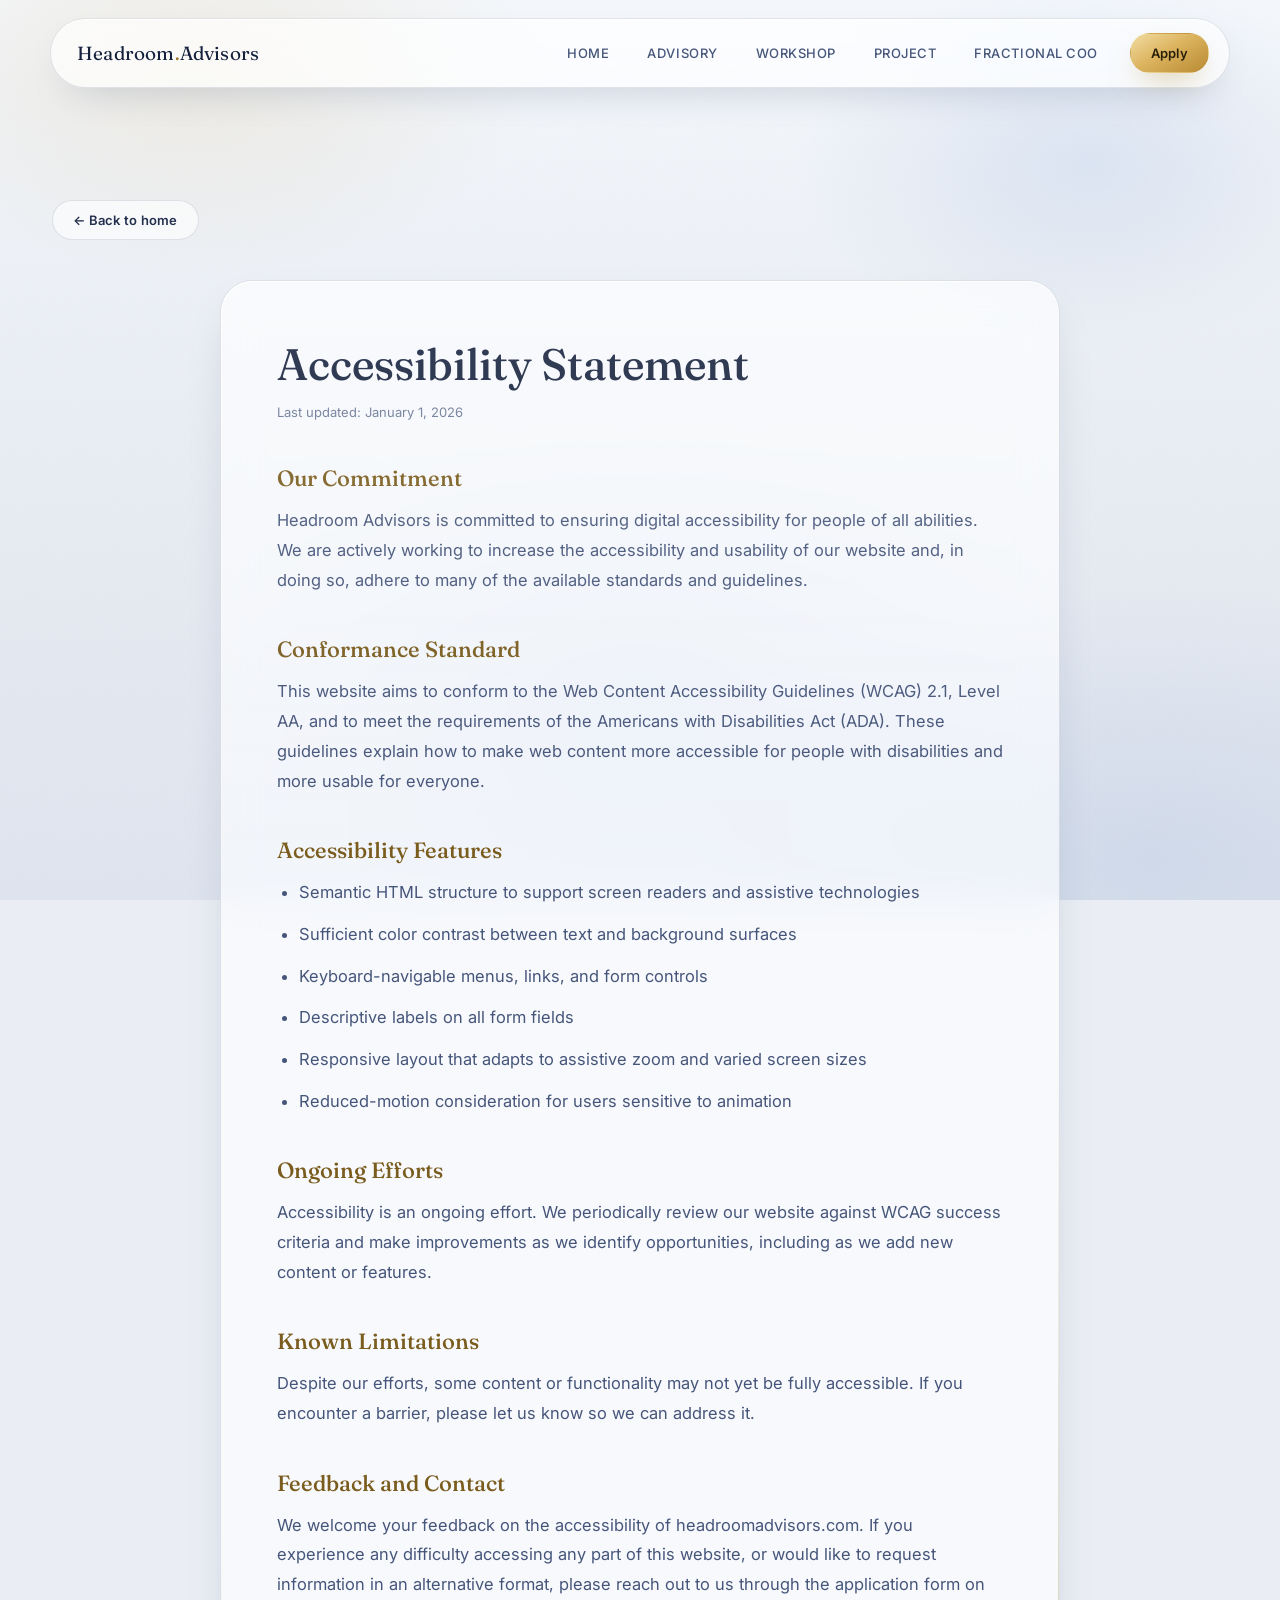
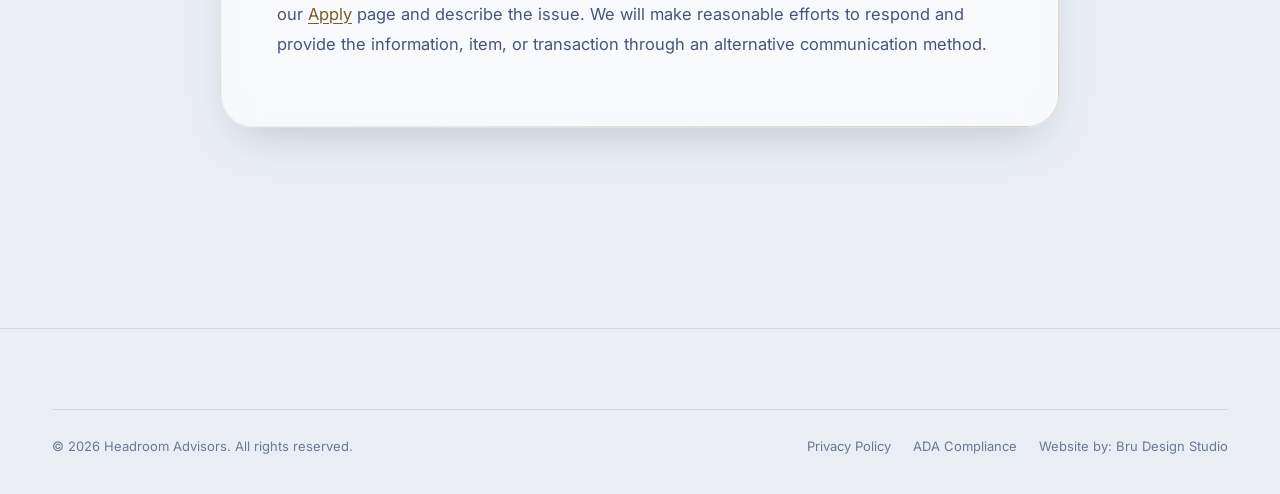
<file: accessibility.html>
<!doctype html>
<html lang="en">
<head>
<meta charset="UTF-8" />
<meta name="viewport" content="width=device-width, initial-scale=1.0" />
<title>Accessibility &amp; ADA Compliance | Headroom Advisors</title>
<meta name="description" content="Headroom Advisors' commitment to web accessibility and ADA compliance." />
<link rel="canonical" href="https://headroomadvisors.com/accessibility.html" />
<meta property="og:type" content="website" />
<meta property="og:site_name" content="Headroom Advisors" />
<meta property="og:title" content="Accessibility &amp; ADA Compliance | Headroom Advisors" />
<meta property="og:description" content="Headroom Advisors' commitment to web accessibility and ADA compliance." />
<meta property="og:url" content="https://headroomadvisors.com/accessibility.html" />
<meta property="og:image" content="https://headroomadvisors.com/assets/mid-meeting.png" />
<meta property="og:image:width" content="486" />
<meta property="og:image:height" content="249" />
<meta property="og:locale" content="en_US" />
<meta name="twitter:card" content="summary_large_image" />
<meta name="twitter:title" content="Accessibility &amp; ADA Compliance | Headroom Advisors" />
<meta name="twitter:description" content="Headroom Advisors' commitment to web accessibility and ADA compliance." />
<meta name="twitter:image" content="https://headroomadvisors.com/assets/mid-meeting.png" />
<link rel="preconnect" href="https://fonts.googleapis.com">
<link rel="preconnect" href="https://fonts.gstatic.com" crossorigin>
<link href="https://fonts.googleapis.com/css2?family=Fraunces:ital,opsz,wght@0,9..144,400;0,9..144,500;0,9..144,600;1,9..144,500&family=Inter:wght@400;500;600;700&display=swap" rel="stylesheet">
<link rel="stylesheet" href="styles.css" />
<script type="application/ld+json">
{
  "@context": "https://schema.org",
  "@graph": [
    {
      "@type": "ProfessionalService",
      "@id": "https://headroomadvisors.com/#organization",
      "name": "Headroom Advisors",
      "url": "https://headroomadvisors.com/",
      "image": "https://headroomadvisors.com/assets/mid-meeting.png"
    },
    {
      "@type": "WebSite",
      "@id": "https://headroomadvisors.com/#website",
      "url": "https://headroomadvisors.com/",
      "name": "Headroom Advisors",
      "publisher": { "@id": "https://headroomadvisors.com/#organization" },
      "inLanguage": "en-US"
    },
    {
      "@type": "WebPage",
      "@id": "https://headroomadvisors.com/accessibility.html#webpage",
      "url": "https://headroomadvisors.com/accessibility.html",
      "name": "Accessibility & ADA Compliance | Headroom Advisors",
      "description": "Headroom Advisors' commitment to web accessibility and ADA compliance.",
      "isPartOf": { "@id": "https://headroomadvisors.com/#website" },
      "breadcrumb": { "@id": "https://headroomadvisors.com/accessibility.html#breadcrumb" },
      "inLanguage": "en-US"
    },
    {
      "@type": "BreadcrumbList",
      "@id": "https://headroomadvisors.com/accessibility.html#breadcrumb",
      "itemListElement": [
        { "@type": "ListItem", "position": 1, "name": "Home", "item": "https://headroomadvisors.com/" },
        { "@type": "ListItem", "position": 2, "name": "Accessibility", "item": "https://headroomadvisors.com/accessibility.html" }
      ]
    }
  ]
}
</script>
</head>
<body>

<div class="bg-mesh"></div>
<div class="bg-grain"></div>

<div class="nav-wrap">
  <nav class="nav">
    <a href="index.html" class="brand">Headroom<span class="dot">.</span>Advisors</a>
    <div class="nav-links">
      <a href="index.html">Home</a>
      <a href="advisory.html">Advisory</a>
      <a href="workshop.html">Workshop</a>
      <a href="project.html">Project</a>
      <a href="fractional-coo.html">Fractional COO</a>
    </div>
    <div class="nav-cta">
      <a href="index.html#apply" class="btn btn-gold btn-sm"><span class="full-label">Apply</span></a>
      <button class="nav-toggle" id="navToggle" aria-label="Toggle menu"><span></span></button>
    </div>
  </nav>
</div>

<div class="nav-mobile-panel glass" id="navMobile">
  <a href="index.html">Home</a>
  <a href="advisory.html">Advisory</a>
  <a href="workshop.html">Workshop</a>
  <a href="project.html">Project</a>
  <a href="fractional-coo.html">Fractional COO</a>
  <a href="index.html#apply">Apply</a>
</div>

<main class="legal-page">
  <div class="container">
    <a href="index.html" class="btn btn-glass btn-sm back-link">← Back to home</a>
    <div class="glass">
      <div class="glass-sheen"></div>
      <h1>Accessibility Statement</h1>
      <p class="updated">Last updated: January 1, 2026</p>

      <h2>Our Commitment</h2>
      <p>Headroom Advisors is committed to ensuring digital accessibility for people of all abilities. We are actively working to increase the accessibility and usability of our website and, in doing so, adhere to many of the available standards and guidelines.</p>

      <h2>Conformance Standard</h2>
      <p>This website aims to conform to the Web Content Accessibility Guidelines (WCAG) 2.1, Level AA, and to meet the requirements of the Americans with Disabilities Act (ADA). These guidelines explain how to make web content more accessible for people with disabilities and more usable for everyone.</p>

      <h2>Accessibility Features</h2>
      <ul>
        <li>Semantic HTML structure to support screen readers and assistive technologies</li>
        <li>Sufficient color contrast between text and background surfaces</li>
        <li>Keyboard-navigable menus, links, and form controls</li>
        <li>Descriptive labels on all form fields</li>
        <li>Responsive layout that adapts to assistive zoom and varied screen sizes</li>
        <li>Reduced-motion consideration for users sensitive to animation</li>
      </ul>

      <h2>Ongoing Efforts</h2>
      <p>Accessibility is an ongoing effort. We periodically review our website against WCAG success criteria and make improvements as we identify opportunities, including as we add new content or features.</p>

      <h2>Known Limitations</h2>
      <p>Despite our efforts, some content or functionality may not yet be fully accessible. If you encounter a barrier, please let us know so we can address it.</p>

      <h2>Feedback and Contact</h2>
      <p>We welcome your feedback on the accessibility of headroomadvisors.com. If you experience any difficulty accessing any part of this website, or would like to request information in an alternative format, please reach out to us through the application form on our <a href="index.html#apply" class="inline-link">Apply</a> page and describe the issue. We will make reasonable efforts to respond and provide the information, item, or transaction through an alternative communication method.</p>
    </div>
  </div>
</main>

<footer>
  <div class="container">
    <div class="footer-bottom">
      <div>&copy; 2026 Headroom Advisors. All rights reserved.</div>
      <div class="legal-links">
        <a href="privacy-policy.html">Privacy Policy</a>
        <a href="accessibility.html">ADA Compliance</a>
        <a href="https://brudesignstudio.com" target="_blank" rel="noopener noreferrer">Website by: Bru Design Studio</a>
      </div>
    </div>
  </div>
</footer>

<script src="script.js"></script>
</body>
</html>
</file>
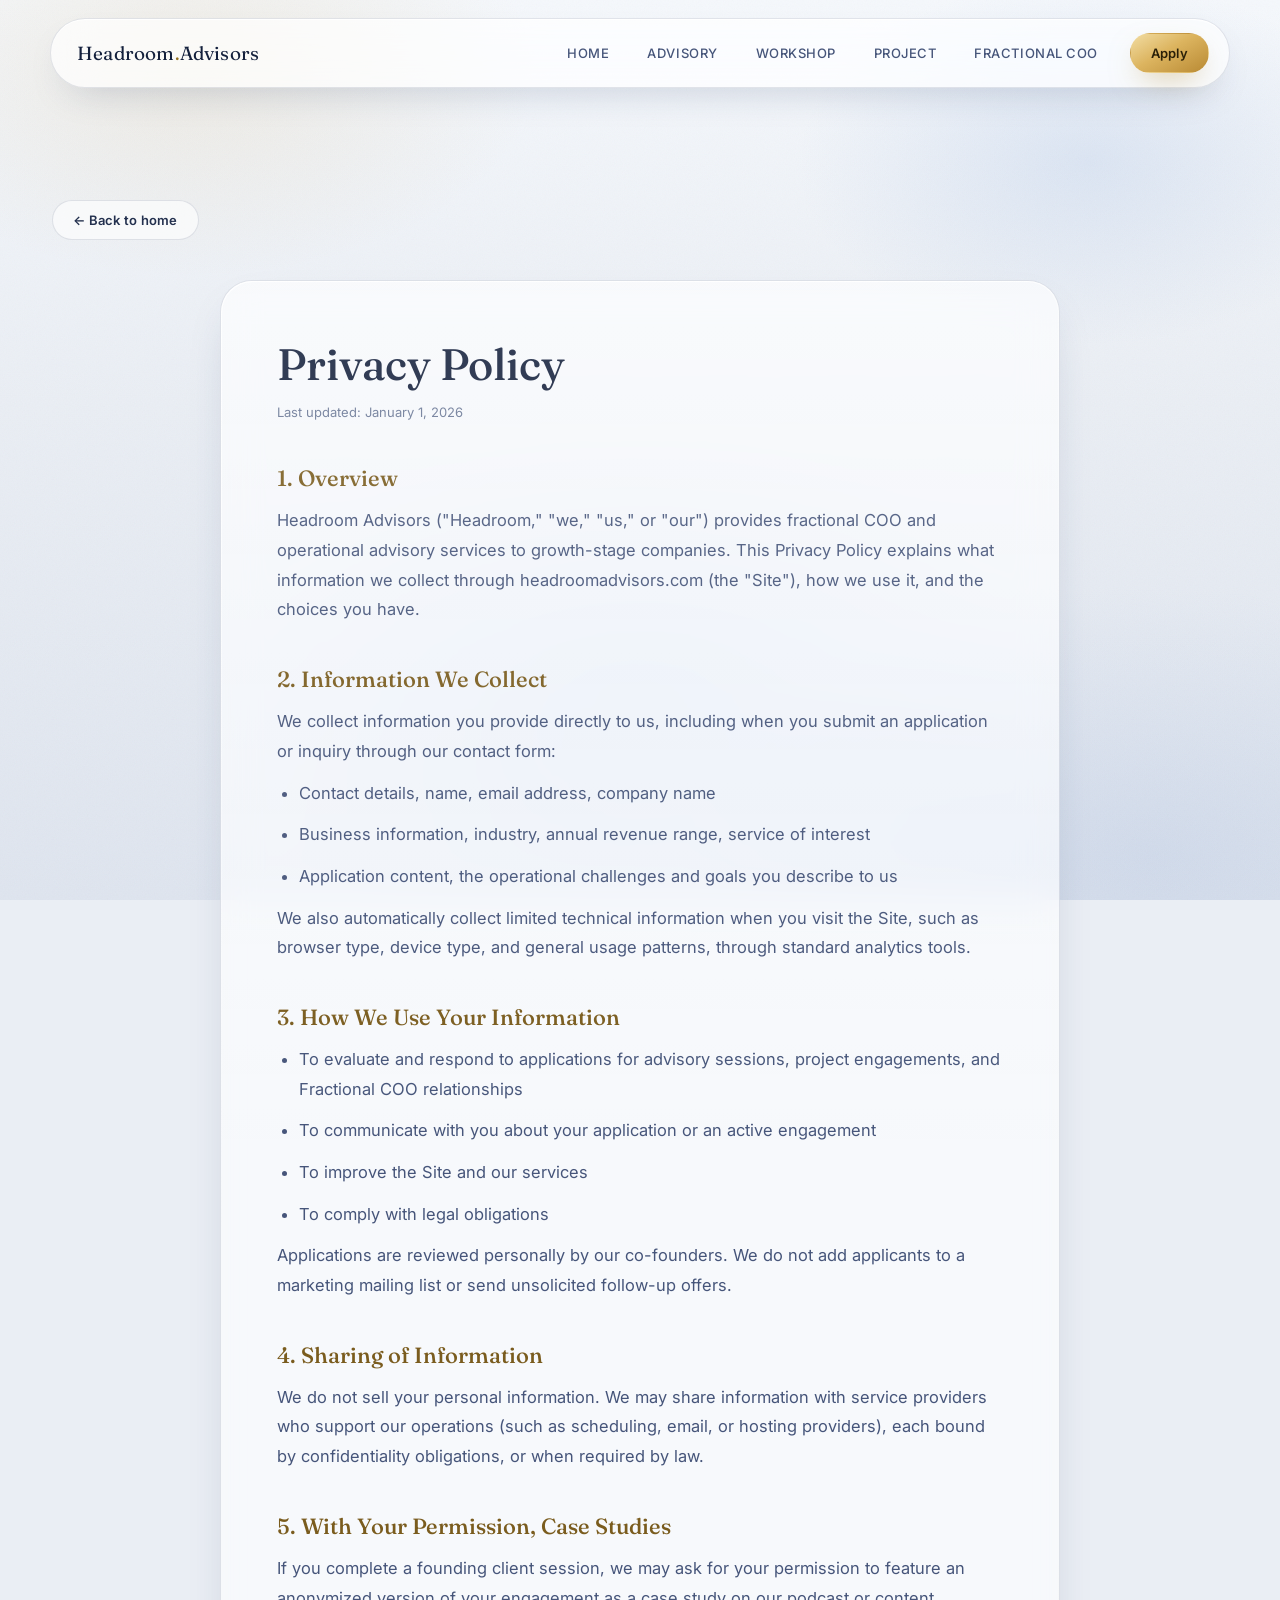
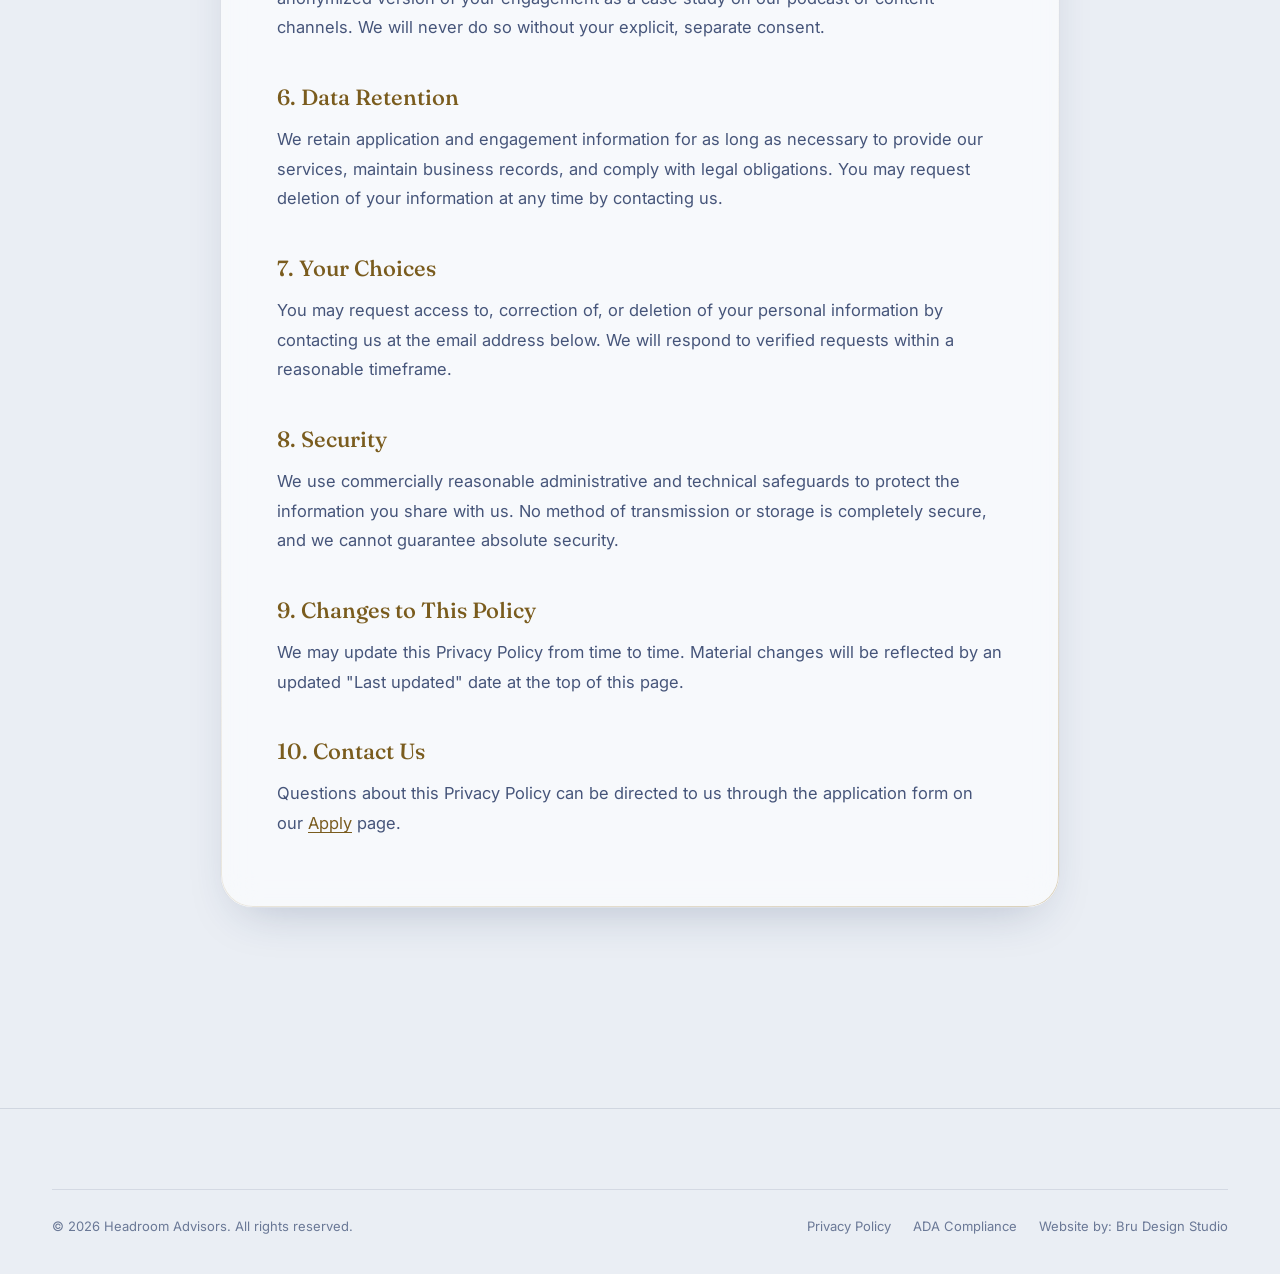
<file: privacy-policy.html>
<!doctype html>
<html lang="en">
<head>
<meta charset="UTF-8" />
<meta name="viewport" content="width=device-width, initial-scale=1.0" />
<title>Privacy Policy | Headroom Advisors</title>
<meta name="description" content="Privacy policy for the Headroom Advisors website." />
<link rel="canonical" href="https://headroomadvisors.com/privacy-policy.html" />
<meta property="og:type" content="website" />
<meta property="og:site_name" content="Headroom Advisors" />
<meta property="og:title" content="Privacy Policy | Headroom Advisors" />
<meta property="og:description" content="Privacy policy for the Headroom Advisors website." />
<meta property="og:url" content="https://headroomadvisors.com/privacy-policy.html" />
<meta property="og:image" content="https://headroomadvisors.com/assets/mid-meeting.png" />
<meta property="og:image:width" content="486" />
<meta property="og:image:height" content="249" />
<meta property="og:locale" content="en_US" />
<meta name="twitter:card" content="summary_large_image" />
<meta name="twitter:title" content="Privacy Policy | Headroom Advisors" />
<meta name="twitter:description" content="Privacy policy for the Headroom Advisors website." />
<meta name="twitter:image" content="https://headroomadvisors.com/assets/mid-meeting.png" />
<link rel="preconnect" href="https://fonts.googleapis.com">
<link rel="preconnect" href="https://fonts.gstatic.com" crossorigin>
<link href="https://fonts.googleapis.com/css2?family=Fraunces:ital,opsz,wght@0,9..144,400;0,9..144,500;0,9..144,600;1,9..144,500&family=Inter:wght@400;500;600;700&display=swap" rel="stylesheet">
<link rel="stylesheet" href="styles.css" />
<script type="application/ld+json">
{
  "@context": "https://schema.org",
  "@graph": [
    {
      "@type": "ProfessionalService",
      "@id": "https://headroomadvisors.com/#organization",
      "name": "Headroom Advisors",
      "url": "https://headroomadvisors.com/",
      "image": "https://headroomadvisors.com/assets/mid-meeting.png"
    },
    {
      "@type": "WebSite",
      "@id": "https://headroomadvisors.com/#website",
      "url": "https://headroomadvisors.com/",
      "name": "Headroom Advisors",
      "publisher": { "@id": "https://headroomadvisors.com/#organization" },
      "inLanguage": "en-US"
    },
    {
      "@type": "WebPage",
      "@id": "https://headroomadvisors.com/privacy-policy.html#webpage",
      "url": "https://headroomadvisors.com/privacy-policy.html",
      "name": "Privacy Policy | Headroom Advisors",
      "description": "Privacy policy for the Headroom Advisors website.",
      "isPartOf": { "@id": "https://headroomadvisors.com/#website" },
      "breadcrumb": { "@id": "https://headroomadvisors.com/privacy-policy.html#breadcrumb" },
      "inLanguage": "en-US"
    },
    {
      "@type": "BreadcrumbList",
      "@id": "https://headroomadvisors.com/privacy-policy.html#breadcrumb",
      "itemListElement": [
        { "@type": "ListItem", "position": 1, "name": "Home", "item": "https://headroomadvisors.com/" },
        { "@type": "ListItem", "position": 2, "name": "Privacy Policy", "item": "https://headroomadvisors.com/privacy-policy.html" }
      ]
    }
  ]
}
</script>
</head>
<body>

<div class="bg-mesh"></div>
<div class="bg-grain"></div>

<div class="nav-wrap">
  <nav class="nav">
    <a href="index.html" class="brand">Headroom<span class="dot">.</span>Advisors</a>
    <div class="nav-links">
      <a href="index.html">Home</a>
      <a href="advisory.html">Advisory</a>
      <a href="workshop.html">Workshop</a>
      <a href="project.html">Project</a>
      <a href="fractional-coo.html">Fractional COO</a>
    </div>
    <div class="nav-cta">
      <a href="index.html#apply" class="btn btn-gold btn-sm"><span class="full-label">Apply</span></a>
      <button class="nav-toggle" id="navToggle" aria-label="Toggle menu"><span></span></button>
    </div>
  </nav>
</div>

<div class="nav-mobile-panel glass" id="navMobile">
  <a href="index.html">Home</a>
  <a href="advisory.html">Advisory</a>
  <a href="workshop.html">Workshop</a>
  <a href="project.html">Project</a>
  <a href="fractional-coo.html">Fractional COO</a>
  <a href="index.html#apply">Apply</a>
</div>

<main class="legal-page">
  <div class="container">
    <a href="index.html" class="btn btn-glass btn-sm back-link">← Back to home</a>
    <div class="glass">
      <div class="glass-sheen"></div>
      <h1>Privacy Policy</h1>
      <p class="updated">Last updated: January 1, 2026</p>

      <h2>1. Overview</h2>
      <p>Headroom Advisors ("Headroom," "we," "us," or "our") provides fractional COO and operational advisory services to growth-stage companies. This Privacy Policy explains what information we collect through headroomadvisors.com (the "Site"), how we use it, and the choices you have.</p>

      <h2>2. Information We Collect</h2>
      <p>We collect information you provide directly to us, including when you submit an application or inquiry through our contact form:</p>
      <ul>
        <li>Contact details, name, email address, company name</li>
        <li>Business information, industry, annual revenue range, service of interest</li>
        <li>Application content, the operational challenges and goals you describe to us</li>
      </ul>
      <p>We also automatically collect limited technical information when you visit the Site, such as browser type, device type, and general usage patterns, through standard analytics tools.</p>

      <h2>3. How We Use Your Information</h2>
      <ul>
        <li>To evaluate and respond to applications for advisory sessions, project engagements, and Fractional COO relationships</li>
        <li>To communicate with you about your application or an active engagement</li>
        <li>To improve the Site and our services</li>
        <li>To comply with legal obligations</li>
      </ul>
      <p>Applications are reviewed personally by our co-founders. We do not add applicants to a marketing mailing list or send unsolicited follow-up offers.</p>

      <h2>4. Sharing of Information</h2>
      <p>We do not sell your personal information. We may share information with service providers who support our operations (such as scheduling, email, or hosting providers), each bound by confidentiality obligations, or when required by law.</p>

      <h2>5. With Your Permission, Case Studies</h2>
      <p>If you complete a founding client session, we may ask for your permission to feature an anonymized version of your engagement as a case study on our podcast or content channels. We will never do so without your explicit, separate consent.</p>

      <h2>6. Data Retention</h2>
      <p>We retain application and engagement information for as long as necessary to provide our services, maintain business records, and comply with legal obligations. You may request deletion of your information at any time by contacting us.</p>

      <h2>7. Your Choices</h2>
      <p>You may request access to, correction of, or deletion of your personal information by contacting us at the email address below. We will respond to verified requests within a reasonable timeframe.</p>

      <h2>8. Security</h2>
      <p>We use commercially reasonable administrative and technical safeguards to protect the information you share with us. No method of transmission or storage is completely secure, and we cannot guarantee absolute security.</p>

      <h2>9. Changes to This Policy</h2>
      <p>We may update this Privacy Policy from time to time. Material changes will be reflected by an updated "Last updated" date at the top of this page.</p>

      <h2>10. Contact Us</h2>
      <p>Questions about this Privacy Policy can be directed to us through the application form on our <a href="index.html#apply" class="inline-link">Apply</a> page.</p>
    </div>
  </div>
</main>

<footer>
  <div class="container">
    <div class="footer-bottom">
      <div>&copy; 2026 Headroom Advisors. All rights reserved.</div>
      <div class="legal-links">
        <a href="privacy-policy.html">Privacy Policy</a>
        <a href="accessibility.html">ADA Compliance</a>
        <a href="https://brudesignstudio.com" target="_blank" rel="noopener noreferrer">Website by: Bru Design Studio</a>
      </div>
    </div>
  </div>
</footer>

<script src="script.js"></script>
</body>
</html>
</file>
<file: styles.css>
/* ==========================================================================
   Headroom Advisors — Liquid Glass Design System v2
   Deep navy + champagne gold. Editorial, glossy, built to feel expensive.
   ========================================================================== */

:root {
  /* ==== Soft Daylight Blue — light theme ==== */

  /* Dark inks — deepest text + text-on-gold (kept dark on purpose) */
  --navy-950: #101a33;
  --navy-900: #16223f;
  --navy-850: #1d2a49;
  --navy-800: #243256;
  --navy-700: #2e3e64;
  --navy-600: #3c4d78;

  /* Page background tones — pale blue-grey */
  --bg-050: #f5f8fc;
  --bg-100: #eaeef4;
  --bg-200: #dfe5ef;
  --bg-300: #ccd6e4;

  /* Muted gold / bronze accent (readable on light) */
  --gold-200: #e7ce90;   /* light champagne — button highlight, active pill (only ever on dark text) */
  --gold-300: #7a5c1e;   /* accent INK — eyebrows, links, tags, prices. Darkened for contrast on light */
  --gold-400: #96721f;   /* markers, bullets, dots, small numerals */
  --gold-500: #6f5418;   /* deeper bronze — italic-gold headings */
  --gold-600: #5c4514;   /* deepest bronze */

  /* Text tokens — now dark slate on light bg */
  --white-100: #14203c;  /* headings */
  --white-90:  #23304e;  /* strong body */
  --white-70:  #46557a;  /* body copy */
  --white-50:  #6a7896;  /* muted / captions */
  --white-30:  #98a3b8;  /* faint / hints */

  /* Glass surfaces — frosted white on light bg */
  --glass-fill: rgba(255, 255, 255, 0.62);
  --glass-fill-strong: rgba(255, 255, 255, 0.85);
  --glass-border: rgba(28, 44, 82, 0.12);
  --glass-border-gold: rgba(154, 117, 38, 0.42);
  --glass-shadow: 0 20px 50px -22px rgba(30, 50, 92, 0.28), inset 0 1px 0 rgba(255, 255, 255, 0.8);
  --glass-blur: blur(18px) saturate(135%);

  /* Hairline divider on light bg */
  --hairline: rgba(28, 44, 82, 0.1);

  --radius-sm: 14px;
  --radius-md: 22px;
  --radius-lg: 32px;
  --radius-xl: 44px;

  --font-display: "Fraunces", "Playfair Display", Georgia, serif;
  --font-body: "Inter", -apple-system, BlinkMacSystemFont, "Segoe UI", sans-serif;

  --ease-glass: cubic-bezier(0.16, 1, 0.3, 1);
}

* { box-sizing: border-box; }

html {
  scroll-behavior: smooth;
  overflow-x: hidden;
  max-width: 100%;
}

body {
  margin: 0;
  font-family: var(--font-body);
  font-size: 19.5px;
  color: var(--white-90);
  background: var(--bg-100);
  -webkit-font-smoothing: antialiased;
  overflow-x: hidden;
}

img, svg { display: block; max-width: 100%; }
a { color: inherit; text-decoration: none; }
button { font-family: inherit; }
ul { margin: 0; padding: 0; list-style: none; }
h1, h2, h3, h4, p { margin: 0; }

::selection {
  background: var(--gold-300);
  color: #fff;
}

/* Custom scrollbar — thin champagne thread */
::-webkit-scrollbar { width: 9px; }
::-webkit-scrollbar-track { background: var(--bg-200); }
::-webkit-scrollbar-thumb {
  background: linear-gradient(180deg, rgba(154,117,38,0.5), rgba(154,117,38,0.28));
  border-radius: 999px;
  border: 2px solid var(--bg-200);
}
::-webkit-scrollbar-thumb:hover { background: rgba(154,117,38,0.7); }

/* ---------------------------------------------------------------------- */
/* Ambient background — animated gold/navy mesh glow + grain              */
/* ---------------------------------------------------------------------- */

.bg-mesh {
  position: fixed;
  inset: 0;
  z-index: 0;
  pointer-events: none;
  background:
    radial-gradient(45% 38% at 15% 8%, rgba(198, 154, 69, 0.12), transparent 60%),
    radial-gradient(38% 34% at 85% 18%, rgba(110, 150, 210, 0.16), transparent 60%),
    radial-gradient(50% 45% at 50% 78%, rgba(150, 178, 218, 0.16), transparent 65%),
    radial-gradient(60% 50% at 90% 95%, rgba(120, 152, 205, 0.14), transparent 60%),
    linear-gradient(180deg, var(--bg-050) 0%, var(--bg-100) 45%, var(--bg-200) 100%);
  animation: meshDrift 26s ease-in-out infinite alternate;
}

@keyframes meshDrift {
  0% { filter: hue-rotate(0deg) brightness(1); }
  100% { filter: hue-rotate(-4deg) brightness(1.03); }
}

.bg-grain {
  position: fixed;
  inset: 0;
  z-index: 1;
  pointer-events: none;
  opacity: 0.04;
  mix-blend-mode: multiply;
  background-image: url("data:image/svg+xml;utf8,<svg xmlns='http://www.w3.org/2000/svg' width='120' height='120'><filter id='n'><feTurbulence type='fractalNoise' baseFrequency='0.9' numOctaves='2' stitchTiles='stitch'/></filter><rect width='100%25' height='100%25' filter='url(%23n)'/></svg>");
}

/* Scroll progress thread */
.scroll-progress {
  position: fixed;
  top: 0; left: 0;
  height: 2px;
  width: 0%;
  z-index: 200;
  background: linear-gradient(90deg, var(--gold-500), var(--gold-200));
  box-shadow: 0 0 12px rgba(221,188,120,0.6);
  pointer-events: none;
}

/* Cursor aura — desktop only */
.cursor-glow {
  position: fixed;
  top: 0; left: 0;
  width: 560px; height: 560px;
  border-radius: 50%;
  pointer-events: none;
  z-index: 1;
  background: radial-gradient(circle, rgba(221,188,120,0.07), transparent 62%);
  transform: translate(-50%, -50%);
  will-change: transform;
}
@media (hover: none) { .cursor-glow { display: none; } }

.container {
  position: relative;
  z-index: 2;
  max-width: 1240px;
  margin: 0 auto;
  padding: 0 32px;
}

/* ---------------------------------------------------------------------- */
/* Glass primitives                                                        */
/* ---------------------------------------------------------------------- */

.glass {
  position: relative;
  background: var(--glass-fill);
  backdrop-filter: var(--glass-blur);
  -webkit-backdrop-filter: var(--glass-blur);
  border: 1px solid var(--glass-border);
  border-radius: var(--radius-lg);
  box-shadow: var(--glass-shadow);
}

.glass::before {
  content: "";
  position: absolute;
  inset: 0;
  border-radius: inherit;
  padding: 1px;
  background: linear-gradient(150deg, rgba(255, 255, 255, 0.9), rgba(28, 44, 82, 0) 35%, rgba(28, 44, 82, 0) 65%, rgba(154, 117, 38, 0.3));
  -webkit-mask: linear-gradient(#fff 0 0) content-box, linear-gradient(#fff 0 0);
  -webkit-mask-composite: xor;
  mask-composite: exclude;
  pointer-events: none;
}

.glass-sheen {
  position: absolute;
  top: 0; left: 0; right: 0;
  height: 40%;
  border-radius: inherit;
  background: linear-gradient(180deg, rgba(255, 255, 255, 0.14), transparent);
  pointer-events: none;
}

/* Interactive glass — light follows the cursor (JS sets --mx / --my) */
.glass-int::after {
  content: "";
  position: absolute;
  inset: 0;
  border-radius: inherit;
  background: radial-gradient(520px circle at var(--mx, 50%) var(--my, 50%), rgba(255, 255, 255, 0.075), transparent 42%);
  opacity: 0;
  transition: opacity 0.5s ease;
  pointer-events: none;
}
.glass-int:hover::after { opacity: 1; }

.eyebrow {
  display: inline-flex;
  align-items: center;
  gap: 10px;
  font-family: var(--font-body);
  font-size: 13.5px;
  font-weight: 700;
  letter-spacing: 0.18em;
  text-transform: uppercase;
  color: var(--gold-300);
}
.eyebrow::before {
  content: "";
  width: 22px;
  height: 1px;
  background: linear-gradient(90deg, var(--gold-400), transparent);
}

.section {
  position: relative;
  z-index: 2;
  padding: 140px 0;
}

.section-head {
  max-width: 680px;
  margin-bottom: 64px;
  position: relative;
}

.section-head h2 {
  font-family: var(--font-display);
  font-weight: 500;
  font-size: clamp(32px, 4vw, 48px);
  line-height: 1.15;
  color: var(--white-100);
  margin-top: 18px;
}

.section-head p {
  margin-top: 20px;
  font-size: 20px;
  line-height: 1.7;
  color: var(--white-70);
}

/* Wide variant — for headings that must hold one sentence per line */
.section-head.wide { max-width: 1100px; }
.section-head.wide h2 { font-size: clamp(28px, 3.6vw, 46px); }

/* Ghost chapter numeral stacked above section heads */
.chapter-num {
  position: static;
  margin-bottom: 6px;
  font-family: var(--font-display);
  font-size: clamp(90px, 11vw, 150px);
  line-height: 1;
  font-weight: 600;
  color: rgba(150, 114, 31, 0.2);
  -webkit-text-stroke: 2px rgba(111, 84, 24, 0.62);
  pointer-events: none;
  user-select: none;
}

.italic-gold {
  font-style: italic;
  color: var(--gold-500);
}

/* ---------------------------------------------------------------------- */
/* Split-word reveal (JS wraps words in .wm > .w)                          */
/* ---------------------------------------------------------------------- */

.wm {
  display: inline-block;
  vertical-align: bottom;
}
.wm .w {
  display: inline-block;
  opacity: 0;
  transform: translateY(0.25em);
  transition: opacity 0.7s var(--ease-glass), transform 0.7s var(--ease-glass);
  will-change: opacity, transform;
}
.split-in .wm .w { opacity: 1; transform: translateY(0); }

/* ---------------------------------------------------------------------- */
/* Buttons                                                                 */
/* ---------------------------------------------------------------------- */

.btn {
  position: relative;
  display: inline-flex;
  align-items: center;
  justify-content: center;
  gap: 10px;
  padding: 16px 30px;
  border-radius: 999px;
  font-size: 14.5px;
  font-weight: 600;
  letter-spacing: 0.02em;
  cursor: pointer;
  border: 1px solid transparent;
  transition: transform 0.35s var(--ease-glass), box-shadow 0.35s var(--ease-glass), background 0.35s var(--ease-glass);
  overflow: hidden;
  white-space: nowrap;
}

.btn-gold {
  color: #2a2008;
  background: linear-gradient(150deg, #f2dda3, #dcb45f 45%, #b98a34);
  box-shadow: 0 12px 30px -10px rgba(184, 146, 63, 0.55);
}
/* Sheen stays hidden off the left edge and only sweeps across on hover / press */
.btn-gold::after {
  content: "";
  position: absolute;
  top: -60%;
  left: -90%;
  width: 40%;
  height: 220%;
  background: rgba(255, 255, 255, 0.6);
  transform: rotate(20deg);
  filter: blur(6px);
  opacity: 0;
  transition: left 0.6s var(--ease-glass), opacity 0.25s ease;
  pointer-events: none;
}
.btn-gold:hover::after,
.btn-gold:active::after,
.btn-gold:focus-visible::after {
  left: 130%;
  opacity: 1;
}
.btn-gold:hover {
  transform: translateY(-2px);
  box-shadow: 0 18px 40px -12px rgba(184, 146, 63, 0.7);
}

.btn-glass {
  color: var(--white-90);
  background: var(--glass-fill);
  backdrop-filter: blur(16px);
  border: 1px solid var(--glass-border);
}
.btn-glass:hover {
  background: var(--glass-fill-strong);
  transform: translateY(-2px);
  border-color: var(--glass-border-gold);
}

.btn-sm { padding: 11px 20px; font-size: 13px; }

/* ---------------------------------------------------------------------- */
/* Navbar                                                                  */
/* ---------------------------------------------------------------------- */

.nav-wrap {
  position: fixed;
  top: 18px;
  left: 0;
  right: 0;
  z-index: 100;
  display: flex;
  justify-content: center;
  padding: 0 20px;
}

.nav {
  width: 100%;
  max-width: 1180px;
  display: flex;
  align-items: center;
  justify-content: space-between;
  padding: 14px 20px 14px 26px;
  border-radius: 999px;
  background: rgba(255, 255, 255, 0.72);
  backdrop-filter: blur(22px) saturate(180%);
  -webkit-backdrop-filter: blur(22px) saturate(180%);
  border: 1px solid var(--glass-border);
  box-shadow: 0 16px 40px -20px rgba(30, 50, 92, 0.28), inset 0 1px 0 rgba(255, 255, 255, 0.9);
}

.brand {
  font-family: var(--font-display);
  font-size: 19px;
  color: var(--white-100);
  letter-spacing: 0.01em;
}
.brand .dot { color: var(--gold-400); }

.nav-links {
  display: flex;
  align-items: center;
  gap: 6px;
  margin-left: auto;
  margin-right: 16px;
}

.nav-links a {
  padding: 10px 16px;
  border-radius: 999px;
  font-size: 13px;
  font-weight: 500;
  letter-spacing: 0.04em;
  text-transform: uppercase;
  color: var(--white-70);
  transition: color 0.25s ease, background 0.25s ease;
}
.nav-links a:hover { color: var(--white-100); background: rgba(28,44,82,0.06); }
.nav-links a.active { color: var(--navy-950); background: var(--gold-200); }

.nav-cta { display: flex; align-items: center; gap: 14px; }

.nav-toggle {
  display: none;
  width: 40px; height: 40px;
  border-radius: 50%;
  border: 1px solid var(--glass-border);
  background: var(--glass-fill);
  align-items: center;
  justify-content: center;
  cursor: pointer;
}
.nav-toggle span, .nav-toggle span::before, .nav-toggle span::after {
  content: ""; display: block; width: 16px; height: 1.5px; background: var(--white-90);
  position: relative; transition: transform 0.3s ease, opacity 0.3s ease;
}
.nav-toggle span::before { position: absolute; top: -5px; }
.nav-toggle span::after { position: absolute; top: 5px; }
.nav-toggle.open span { background: transparent; }
.nav-toggle.open span::before { transform: rotate(45deg) translate(3.5px, 3.5px); }
.nav-toggle.open span::after { transform: rotate(-45deg) translate(3.5px, -3.5px); }

/* ---------------------------------------------------------------------- */
/* Hero                                                                    */
/* ---------------------------------------------------------------------- */

.hero {
  position: relative;
  padding: 220px 0 120px;
  z-index: 2;
}

.hero-content { max-width: 980px; }

.hero h1 {
  font-family: var(--font-display);
  font-weight: 500;
  font-size: clamp(36px, 5.4vw, 70px);
  line-height: 1.12;
  color: var(--white-100);
  margin-top: 24px;
  letter-spacing: -0.01em;
}
.hero h1 .hl { display: block; }

.hero p.lead {
  margin-top: 28px;
  max-width: 660px;
  font-size: 21px;
  line-height: 1.75;
  color: var(--white-70);
}

.hero-actions {
  display: flex;
  gap: 16px;
  margin-top: 44px;
  flex-wrap: wrap;
}

/* Unified stat bar with hairline dividers */
.stat-bar {
  display: grid;
  grid-template-columns: repeat(3, 1fr);
  margin-top: 88px;
  border-radius: var(--radius-md);
  overflow: hidden;
}

.stat-cell {
  padding: 30px 34px;
  position: relative;
}
.stat-cell + .stat-cell { border-left: 1px solid var(--hairline); }

.stat-cell .num {
  font-family: var(--font-display);
  font-size: 36px;
  color: var(--gold-300);
  font-weight: 500;
  font-variant-numeric: tabular-nums;
}
.stat-cell .label {
  margin-top: 6px;
  font-size: 14.5px;
  color: var(--white-50);
  letter-spacing: 0.02em;
}

.hero-orb {
  position: absolute;
  top: 60px;
  right: -120px;
  width: 620px;
  height: 620px;
  border-radius: 50%;
  background: radial-gradient(circle at 35% 30%, rgba(221, 188, 120, 0.35), rgba(221, 188, 120, 0.05) 45%, transparent 70%);
  filter: blur(10px);
  z-index: 1;
  pointer-events: none;
}

/* Rotating halo rings behind the hero */
.hero-ring {
  position: absolute;
  top: 40px;
  right: -160px;
  width: 660px;
  height: 660px;
  border-radius: 50%;
  border: 1px solid rgba(221, 188, 120, 0.14);
  z-index: 1;
  pointer-events: none;
  animation: ringSpin 46s linear infinite;
}
.hero-ring::before {
  content: "";
  position: absolute;
  inset: -1px;
  border-radius: 50%;
  background: conic-gradient(from 0deg, transparent 0deg, rgba(221,188,120,0.55) 34deg, transparent 80deg);
  -webkit-mask: radial-gradient(closest-side, transparent calc(100% - 2px), #000 calc(100% - 1px));
  mask: radial-gradient(closest-side, transparent calc(100% - 2px), #000 calc(100% - 1px));
}
.hero-ring::after {
  content: "";
  position: absolute;
  inset: 56px;
  border-radius: 50%;
  border: 1px dashed rgba(221, 188, 120, 0.14);
}
@keyframes ringSpin { to { transform: rotate(360deg); } }

/* Vertical marginalia */
.hero-side {
  position: absolute;
  top: 240px;
  right: 34px;
  writing-mode: vertical-rl;
  font-size: 10.5px;
  font-weight: 600;
  letter-spacing: 0.34em;
  text-transform: uppercase;
  color: var(--white-30);
  z-index: 2;
}
@media (max-width: 1320px) { .hero-side { display: none; } }

/* ---------------------------------------------------------------------- */
/* Marquee credential strip                                                */
/* ---------------------------------------------------------------------- */

.marquee {
  position: relative;
  z-index: 2;
  overflow: hidden;
  border-top: 1px solid var(--hairline);
  border-bottom: 1px solid var(--hairline);
  padding: 46px 0;
  -webkit-mask: linear-gradient(90deg, transparent, #000 8%, #000 92%, transparent);
  mask: linear-gradient(90deg, transparent, #000 8%, #000 92%, transparent);
}
.marquee-track {
  display: flex;
  width: max-content;
  animation: marqueeScroll 52s linear infinite;
}
.marquee:hover .marquee-track { animation-play-state: paused; }
.marquee-track span {
  display: inline-flex;
  align-items: center;
  font-family: var(--font-display);
  font-style: italic;
  font-size: 16px;
  letter-spacing: 0.06em;
  color: var(--white-50);
  white-space: nowrap;
}
.marquee-track span::after {
  content: "";
  margin: 0 105px;
}
@keyframes marqueeScroll { to { transform: translateX(-50%); } }

.marquee-track .marquee-logo {
  display: inline-flex;
  align-items: center;
  justify-content: center;
  height: 95px;
}
.marquee-track .marquee-logo a {
  display: flex;
  align-items: center;
  height: 100%;
}
.marquee-track .marquee-logo img {
  height: 100%;
  width: auto;
  object-fit: contain;
  transition: transform 0.35s ease;
}
.marquee-track .marquee-logo:hover img { transform: scale(1.07); }
/* Rasmussen Design's mark is white-on-transparent (built for dark surfaces) —
   permanently rendered in their brand's secondary grey instead of on-hover reveal */
.marquee-track .marquee-logo--muted img {
  filter: grayscale(1) brightness(0.55);
}

/* ---------------------------------------------------------------------- */
/* Problem grid                                                           */
/* ---------------------------------------------------------------------- */

.problem-grid {
  display: grid;
  grid-template-columns: repeat(2, 1fr);
  gap: 24px;
}

.problem-card {
  padding: 40px;
  border-radius: var(--radius-lg);
  transition: transform 0.4s var(--ease-glass), background 0.4s ease, border-color .4s ease;
}
.problem-card:hover {
  transform: translateY(-6px);
  background: var(--glass-fill-strong);
  border-color: var(--glass-border-gold);
}

.problem-card .idx {
  font-family: var(--font-display);
  font-size: 15px;
  color: var(--gold-400);
  border: 1px solid var(--glass-border-gold);
  width: 40px; height: 40px;
  border-radius: 50%;
  display: flex; align-items: center; justify-content: center;
  margin-bottom: 24px;
}

.problem-card h3 {
  font-family: var(--font-display);
  font-weight: 500;
  font-size: 23px;
  color: var(--white-100);
  line-height: 1.35;
}

/* Pain description always visible — the whole point is recognition */
.problem-card p {
  margin-top: 14px;
  font-size: 16.5px;
  line-height: 1.72;
  color: var(--white-70);
}

/* ---------------------------------------------------------------------- */
/* Image placeholders — framed, labeled, ready to swap                     */
/* ---------------------------------------------------------------------- */

.img-ph {
  position: relative;
  overflow: hidden;
  border-radius: var(--radius-lg);
  border: 1px solid var(--glass-border);
  background:
    radial-gradient(60% 80% at 70% 20%, rgba(184,146,63,0.12), transparent 60%),
    linear-gradient(150deg, rgba(255,255,255,0.75), rgba(204,214,228,0.55));
  display: flex;
  align-items: center;
  justify-content: center;
  min-height: 220px;
}
.img-ph::before, .img-ph::after {
  content: "";
  position: absolute;
  width: 30px; height: 30px;
  border: 1px solid rgba(221,188,120,0.55);
  pointer-events: none;
  z-index: 2;
}
.img-ph::before { top: 18px; left: 18px; border-right: none; border-bottom: none; }
.img-ph::after { bottom: 18px; right: 18px; border-left: none; border-top: none; }

.img-ph .ph-shimmer {
  position: absolute;
  inset: 0;
  background: linear-gradient(115deg, transparent 30%, rgba(255,255,255,0.05) 46%, rgba(221,188,120,0.09) 50%, rgba(255,255,255,0.05) 54%, transparent 70%);
  background-size: 260% 100%;
  animation: phShimmer 5.5s ease-in-out infinite;
  pointer-events: none;
}
@keyframes phShimmer {
  0% { background-position: 120% 0; }
  60%, 100% { background-position: -120% 0; }
}

.img-ph .ph-inner {
  position: relative;
  z-index: 1;
  text-align: center;
  padding: 40px 28px;
  max-width: 480px;
}
.img-ph .ph-kicker {
  font-size: 10.5px;
  font-weight: 700;
  letter-spacing: 0.3em;
  text-transform: uppercase;
  color: rgba(221,188,120,0.65);
}
.img-ph .ph-title {
  font-family: var(--font-display);
  font-style: italic;
  font-weight: 500;
  font-size: clamp(19px, 2.2vw, 26px);
  color: var(--white-70);
  margin-top: 12px;
  line-height: 1.35;
}
.img-ph .ph-note {
  margin-top: 14px;
  font-size: 12px;
  letter-spacing: 0.04em;
  color: var(--white-30);
}
.img-ph .ph-icon {
  width: 44px; height: 44px;
  margin: 0 auto 18px;
  border-radius: 50%;
  border: 1px solid rgba(221,188,120,0.35);
  display: flex; align-items: center; justify-content: center;
}

.ph-wide { aspect-ratio: 16 / 9; }
.ph-tall { aspect-ratio: 4 / 5; }
.ph-square { aspect-ratio: 1 / 1; }

/* Photo variant — real image fills the frame, corner brackets stay on top */
.img-ph.has-photo { background: var(--bg-200); }
.img-ph .ph-photo {
  position: absolute;
  inset: 0;
  width: 100%;
  height: 100%;
  object-fit: cover;
  z-index: 0;
}

/* Full-width editorial story banner */
.story-banner { position: relative; z-index: 2; }
.story-banner .img-ph { border-radius: var(--radius-xl); }
.story-caption {
  display: flex;
  justify-content: space-between;
  align-items: center;
  gap: 20px;
  margin-top: 18px;
  padding: 0 10px;
  font-size: 12px;
  letter-spacing: 0.12em;
  text-transform: uppercase;
  color: var(--white-30);
}
.story-caption .cap-line {
  flex: 1;
  height: 1px;
  background: linear-gradient(90deg, rgba(221,188,120,0.3), transparent);
}

/* ---------------------------------------------------------------------- */
/* Services — concealed liquid glass reveal cards                          */
/* ---------------------------------------------------------------------- */

.services-grid {
  display: grid;
  grid-template-columns: repeat(4, 1fr);
  gap: 22px;
}

.svc {
  position: relative;
  display: flex;
  flex-direction: column;
  min-height: 480px;
  padding: 34px 28px;
  border-radius: var(--radius-lg);
  overflow: hidden;
  transition: transform 0.5s var(--ease-glass), border-color 0.5s ease, box-shadow 0.5s ease;
  cursor: pointer;
}
.svc:hover {
  transform: translateY(-8px);
  border-color: var(--glass-border-gold);
  box-shadow: 0 30px 70px -24px rgba(0,0,0,0.85), 0 0 0 1px rgba(221,188,120,0.12), inset 0 1px 0 rgba(255,255,255,0.12);
}

.svc.featured {
  background: linear-gradient(160deg, rgba(221, 188, 120, 0.14), rgba(255,255,255,0.05));
  border-color: var(--glass-border-gold);
}

.svc-num {
  position: absolute;
  top: 18px;
  right: 22px;
  font-family: var(--font-display);
  font-size: 58px;
  line-height: 1;
  color: rgba(150, 114, 31, 0.16);
  -webkit-text-stroke: 1.4px rgba(111, 84, 24, 0.5);
  pointer-events: none;
  transition: opacity 0.5s ease, transform 0.5s var(--ease-glass);
}
.svc:hover .svc-num { opacity: 0.6; transform: translateY(-6px); }

.service-tag {
  font-size: 12px;
  font-weight: 700;
  letter-spacing: 0.14em;
  text-transform: uppercase;
  color: var(--gold-300);
}

.svc h3 {
  font-family: var(--font-display);
  font-weight: 500;
  font-size: 23px;
  color: var(--white-100);
  margin-top: 16px;
  line-height: 1.28;
}

.svc .svc-hook {
  margin-top: 14px;
  font-family: var(--font-display);
  font-style: italic;
  font-size: 17px;
  line-height: 1.6;
  color: var(--white-50);
}

.svc-top {
  transition: transform 0.55s var(--ease-glass), opacity 0.55s ease;
}

/* Hidden dossier — rises on hover */
.svc-reveal {
  position: absolute;
  left: 0; right: 0; bottom: 0;
  padding: 96px 28px 30px;
  background: linear-gradient(180deg, rgba(247, 250, 253, 0) 0%, rgba(247, 250, 253, 0.92) 34%, var(--bg-050) 62%);
  transform: translateY(26px);
  opacity: 0;
  transition: transform 0.55s var(--ease-glass), opacity 0.45s ease;
  pointer-events: none;
  z-index: 2;
}
.svc:hover .svc-reveal, .svc:focus-visible .svc-reveal {
  transform: translateY(0);
  opacity: 1;
}
.svc:hover .svc-top { transform: translateY(-8px); }
/* Hook steps aside on hover so the price never overlaps it */
.svc .svc-hook { transition: opacity 0.4s ease, transform 0.55s var(--ease-glass); }
.svc:hover .svc-hook, .svc:focus-visible .svc-hook { opacity: 0; }

.service-price {
  font-family: var(--font-display);
  font-size: 30px;
  color: var(--gold-300);
}
.service-price small {
  display: block;
  font-family: var(--font-body);
  font-size: 12px;
  color: var(--white-50);
  margin-top: 4px;
  font-weight: 400;
}

.service-features {
  margin-top: 18px;
  display: flex;
  flex-direction: column;
  gap: 9px;
}
.service-features li {
  display: flex;
  gap: 10px;
  font-size: 14.5px;
  color: var(--white-70);
  line-height: 1.55;
}
.service-features li::before {
  content: "•";
  color: var(--gold-400);
  flex-shrink: 0;
}

.svc-cta {
  display: inline-flex;
  align-items: center;
  gap: 10px;
  margin-top: 22px;
  font-size: 13px;
  font-weight: 600;
  letter-spacing: 0.08em;
  text-transform: uppercase;
  color: var(--gold-300);
}
.svc-cta .arrow { transition: transform 0.35s var(--ease-glass); }
.svc:hover .svc-cta .arrow { transform: translateX(6px); }

/* Touch devices & phone widths: no hover — dossier is always visible */
@media (hover: none), (max-width: 760px) {
  .svc { min-height: 0; }
  .svc-reveal {
    position: static;
    padding: 26px 0 0;
    background: none;
    transform: none;
    opacity: 1;
    pointer-events: auto;
  }
  .svc-top { transform: none !important; }
}

/* ---------------------------------------------------------------------- */
/* Pull quote                                                              */
/* ---------------------------------------------------------------------- */

.pullquote {
  max-width: 940px;
  margin: 0 auto;
  text-align: center;
  position: relative;
}
.pullquote .qmark {
  font-family: var(--font-display);
  font-size: 130px;
  line-height: 0.4;
  color: rgba(221,188,120,0.3);
  display: block;
  margin-bottom: 34px;
}
.pullquote blockquote {
  margin: 0;
  font-family: var(--font-display);
  font-weight: 500;
  font-style: italic;
  font-size: clamp(28px, 4.2vw, 52px);
  line-height: 1.28;
  color: var(--white-90);
}
.pullquote cite {
  display: inline-flex;
  align-items: center;
  gap: 14px;
  margin-top: 34px;
  font-style: normal;
  font-size: 12px;
  font-weight: 600;
  letter-spacing: 0.24em;
  text-transform: uppercase;
  color: var(--white-50);
}
.pullquote cite::before, .pullquote cite::after {
  content: "";
  width: 36px;
  height: 1px;
  background: rgba(221,188,120,0.4);
}

/* ---------------------------------------------------------------------- */
/* Founding offer banner                                                  */
/* ---------------------------------------------------------------------- */

.founding-banner {
  padding: 56px;
  border-radius: var(--radius-xl);
  background: linear-gradient(135deg, rgba(221, 188, 120, 0.12), rgba(120, 150, 221, 0.08));
  display: grid;
  grid-template-columns: 1.1fr 1fr;
  gap: 56px;
  align-items: start;
}

.founding-left .slots {
  display: flex;
  align-items: center;
  gap: 14px;
  margin-top: 22px;
}
.slots-bar {
  flex: 1;
  height: 6px;
  border-radius: 999px;
  background: var(--hairline);
  overflow: hidden;
}
.slots-bar span {
  display: block;
  height: 100%;
  width: 60%;
  border-radius: 999px;
  background: linear-gradient(90deg, var(--gold-500), var(--gold-300));
}
.slots-label { font-size: 13px; color: var(--white-50); white-space: nowrap; }

.founding-steps {
  display: flex;
  flex-direction: column;
  gap: 22px;
}
.founding-steps .btn { margin-top: 8px; align-self: flex-start; }
.founding-step {
  display: flex;
  gap: 16px;
}
.founding-step .n {
  font-family: var(--font-display);
  color: var(--gold-300);
  font-size: 16px;
  flex-shrink: 0;
}
.founding-step h4 {
  font-size: 14.5px;
  font-weight: 600;
  color: var(--white-100);
}
.founding-step p {
  margin-top: 4px;
  font-size: 13.5px;
  line-height: 1.6;
  color: var(--white-50);
}

/* ---------------------------------------------------------------------- */
/* Founding offer promo — scroll-triggered popup                           */
/* ---------------------------------------------------------------------- */

.promo-overlay {
  position: fixed;
  inset: 0;
  z-index: 300;
  display: flex;
  align-items: center;
  justify-content: center;
  padding: 28px;
  background: rgba(36, 50, 86, 0.32);
  backdrop-filter: blur(14px) saturate(140%);
  -webkit-backdrop-filter: blur(14px) saturate(140%);
  opacity: 0;
  pointer-events: none;
  transition: opacity 0.5s ease;
}
.promo-overlay.show {
  opacity: 1;
  pointer-events: auto;
}

.promo-modal {
  position: relative;
  width: 100%;
  max-width: 1060px;
  max-height: min(88vh, 860px);
  display: flex;
  border-radius: var(--radius-xl);
  background: linear-gradient(160deg, #fdfaf3 0%, #f6f3fc 55%, #eef2f9 100%);
  box-shadow: 0 40px 90px -30px rgba(30, 50, 92, 0.4), inset 0 1px 0 rgba(255, 255, 255, 0.9);
  transform: translateY(30px) scale(0.965);
  transition: transform 0.65s var(--ease-glass);
  overflow: hidden;
}
/* Popup copy: force strong, readable ink regardless of the muted body tokens */
.promo-modal .founding-step p,
.promo-modal .slots-label { color: var(--white-70); }
.promo-modal .founding-step h4,
.promo-modal h2 { color: #14203c; }
.promo-modal .founding-left > p { color: #37456a; }
.promo-overlay.show .promo-modal { transform: none; }

.promo-scroll {
  overflow-y: auto;
  overflow-x: hidden;
  width: 100%;
  padding: 56px;
}

.promo-grid {
  display: grid;
  grid-template-columns: 1.1fr 1fr;
  gap: 56px;
  align-items: start;
}

.promo-close {
  position: absolute;
  top: 20px;
  right: 20px;
  z-index: 5;
  width: 42px;
  height: 42px;
  border-radius: 50%;
  border: 1px solid var(--glass-border);
  background: rgba(255, 255, 255, 0.85);
  color: var(--white-70);
  display: flex;
  align-items: center;
  justify-content: center;
  cursor: pointer;
  transition: color 0.3s ease, border-color 0.3s ease, transform 0.4s var(--ease-glass);
}
.promo-close:hover {
  color: var(--gold-300);
  border-color: var(--glass-border-gold);
  transform: rotate(90deg);
}

@media (max-width: 980px) {
  .promo-grid { grid-template-columns: minmax(0, 1fr); gap: 36px; }
  .promo-scroll { padding: 40px 30px; }
}
@media (max-width: 760px) {
  .promo-overlay { padding: 14px; }
  .promo-scroll { padding: 34px 22px; }
}

/* ---------------------------------------------------------------------- */
/* Team — editorial portrait cards                                         */
/* ---------------------------------------------------------------------- */

.team-grid {
  display: grid;
  grid-template-columns: repeat(2, 1fr);
  gap: 24px;
}

.team-card {
  padding: 40px;
  border-radius: var(--radius-lg);
}

/* Legacy initials avatar (kept for fallback) */
.avatar {
  width: 66px; height: 66px;
  border-radius: 50%;
  display: flex; align-items: center; justify-content: center;
  font-family: var(--font-display);
  font-size: 20px;
  color: var(--navy-950);
  background: linear-gradient(150deg, var(--gold-200), var(--gold-500));
  box-shadow: 0 10px 26px -8px rgba(221,188,120,0.6);
}

/* Portrait with offset gold frame */
.portrait-frame {
  position: relative;
  width: 100%;
  max-width: 100%;
}
.portrait-frame::before {
  content: "";
  position: absolute;
  inset: 0;
  border: 1px solid rgba(221,188,120,0.4);
  border-radius: var(--radius-md);
  transform: translate(12px, 12px);
  pointer-events: none;
  transition: transform 0.5s var(--ease-glass);
}
.team-card:hover .portrait-frame::before { transform: translate(7px, 7px); }

.portrait {
  position: relative;
  border-radius: var(--radius-md);
  overflow: hidden;
  aspect-ratio: 1 / 1;
  background: var(--navy-800);
}
.portrait img {
  width: 100%;
  height: 100%;
  object-fit: cover;
  filter: saturate(0.82) contrast(1.03);
  transition: transform 0.9s var(--ease-glass), filter 0.6s ease;
}
.team-card:hover .portrait img {
  transform: scale(1.045);
  filter: saturate(1) contrast(1.03);
}
.portrait::after {
  content: "";
  position: absolute;
  inset: 0;
  background: linear-gradient(180deg, rgba(4,6,13,0) 55%, rgba(4,6,13,0.5));
  pointer-events: none;
}

.team-card-body { margin-top: 30px; }

.team-card h3 {
  font-family: var(--font-display);
  font-size: 25px;
  font-weight: 500;
  color: var(--white-100);
}
.team-card .role {
  font-size: 11.5px;
  font-weight: 700;
  letter-spacing: 0.12em;
  text-transform: uppercase;
  color: var(--gold-300);
  margin-top: 8px;
}
.team-card .bio {
  margin-top: 18px;
  font-size: 16.5px;
  line-height: 1.78;
  color: var(--white-70);
}

.pill-row {
  display: flex;
  flex-wrap: wrap;
  gap: 7px;
  margin-top: 24px;
}
.pill {
  font-size: 13.5px;
  padding: 7px 13px;
  border-radius: 999px;
  background: rgba(28,44,82,0.05);
  border: 1px solid var(--glass-border);
  color: var(--white-70);
}

/* Small circular photo avatar (facilitator card etc.) */
.avatar-photo {
  width: 88px; height: 88px;
  border-radius: 50%;
  overflow: hidden;
  border: 1px solid var(--glass-border-gold);
  box-shadow: 0 10px 26px -8px rgba(221,188,120,0.4);
}
.avatar-photo img { width: 100%; height: 100%; object-fit: cover; }

/* ---------------------------------------------------------------------- */
/* Contact / forms                                                         */
/* ---------------------------------------------------------------------- */

.contact-layout {
  display: grid;
  grid-template-columns: 0.85fr 1.15fr;
  gap: 56px;
}

.contact-criteria {
  margin-top: 36px;
  display: flex;
  flex-direction: column;
  gap: 22px;
}
.criteria-item {
  padding: 20px 22px;
  border-radius: var(--radius-md);
  font-size: 15.5px;
  line-height: 1.62;
  color: var(--white-70);
}

.form-glass {
  padding: 44px;
  border-radius: var(--radius-xl);
}

.form-grid {
  display: grid;
  grid-template-columns: 1fr 1fr;
  gap: 20px;
}
.form-grid .full { grid-column: 1 / -1; }

.field { display: flex; flex-direction: column; gap: 8px; margin-bottom: 20px; }
.field label {
  font-size: 13px;
  font-weight: 600;
  letter-spacing: 0.05em;
  text-transform: uppercase;
  color: var(--white-50);
}
.field label .opt {
  text-transform: none;
  letter-spacing: 0.02em;
  font-weight: 400;
  color: var(--white-30);
}
.field input, .field select, .field textarea {
  font-family: var(--font-body);
  font-size: 16px;
  color: var(--white-90);
  background: rgba(255,255,255,0.75);
  border: 1px solid var(--glass-border);
  border-radius: var(--radius-sm);
  padding: 13px 16px;
  outline: none;
  transition: border-color 0.3s ease, background 0.3s ease;
}
.field input::placeholder, .field textarea::placeholder { color: var(--white-30); }
.field input:focus, .field select:focus, .field textarea:focus {
  border-color: var(--gold-400);
  background: rgba(255,255,255,0.95);
  box-shadow: 0 0 0 3px rgba(154,117,38,0.12);
}
.field select {
  appearance: none;
  background-image: url("data:image/svg+xml;utf8,<svg xmlns='http://www.w3.org/2000/svg' width='12' height='8'><path d='M1 1l5 5 5-5' stroke='%23ddbc78' stroke-width='1.5' fill='none' stroke-linecap='round' stroke-linejoin='round'/></svg>");
  background-repeat: no-repeat;
  background-position: right 16px center;
}
.field select option { background: var(--bg-050); color: var(--white-90); }
.field textarea { resize: vertical; min-height: 100px; }

.form-note {
  margin-top: 22px;
  font-size: 13.5px;
  color: var(--white-50);
  line-height: 1.62;
}

.form-glass .btn[type="submit"], .form-glass button.btn { width: 100%; margin-top: 6px; }

/* Pill choices — custom checkboxes & radios */
.choice-grid {
  display: grid;
  grid-template-columns: 1fr 1fr;
  gap: 12px;
}
.choice { position: relative; display: block; cursor: pointer; }
.choice input {
  position: absolute;
  opacity: 0;
  pointer-events: none;
}
.choice span {
  display: flex;
  align-items: center;
  gap: 10px;
  padding: 14px 16px;
  border: 1px solid var(--glass-border);
  border-radius: var(--radius-sm);
  font-size: 13.5px;
  line-height: 1.4;
  color: var(--white-70);
  background: rgba(255,255,255,0.6);
  transition: border-color 0.3s ease, background 0.3s ease, color 0.3s ease;
}
.choice span::before {
  content: "";
  flex-shrink: 0;
  width: 16px; height: 16px;
  border-radius: 5px;
  border: 1px solid var(--white-30);
  transition: all 0.25s ease;
}
.choice input[type="radio"] + span::before { border-radius: 50%; }
.choice:hover span { border-color: var(--glass-border-gold); }
.choice input:checked + span {
  border-color: var(--gold-400);
  background: rgba(221,188,120,0.1);
  color: var(--white-100);
}
.choice input:checked + span::before {
  border-color: var(--gold-400);
  background: var(--gold-400);
  box-shadow: inset 0 0 0 3px var(--navy-900);
}
.choice input:focus-visible + span { border-color: var(--gold-300); }

/* Human check (lightweight captcha) + honeypot */
.hp-field {
  position: absolute !important;
  left: -9999px !important;
  top: auto;
  width: 1px;
  height: 1px;
  overflow: hidden;
  opacity: 0;
  pointer-events: none;
}
.captcha-field .captcha-q {
  display: inline-block;
  margin-left: 6px;
  font-family: var(--font-display);
  font-weight: 600;
  font-size: 16px;
  letter-spacing: 0;
  text-transform: none;
  color: var(--gold-500);
}
.captcha-input { max-width: 240px; }
.captcha-field.invalid .captcha-input {
  border-color: #c14a30;
  background: rgba(193, 74, 48, 0.06);
}
.captcha-error {
  margin: 6px 0 0;
  font-size: 13px;
  color: #c14a30;
}

/* Form success state */
.form-success {
  display: none;
  text-align: center;
  padding: 48px 12px;
}
form.done .form-body { display: none; }
form.done .form-success { display: block; animation: fadeUp 0.6s var(--ease-glass); }
.form-success .success-ring {
  width: 64px; height: 64px;
  margin: 0 auto 24px;
  border-radius: 50%;
  border: 1px solid var(--glass-border-gold);
  display: flex; align-items: center; justify-content: center;
  background: rgba(221,188,120,0.08);
}
.form-success h3 {
  font-family: var(--font-display);
  font-weight: 500;
  font-size: 26px;
  color: var(--white-100);
}
.form-success p {
  margin-top: 12px;
  font-size: 14.5px;
  line-height: 1.7;
  color: var(--white-70);
  max-width: 380px;
  margin-left: auto;
  margin-right: auto;
}

@keyframes fadeUp {
  from { opacity: 0; transform: translateY(16px); }
  to { opacity: 1; transform: translateY(0); }
}

/* ---------------------------------------------------------------------- */
/* Multi-step application (Fractional COO)                                 */
/* ---------------------------------------------------------------------- */

.msf-progress { margin-bottom: 36px; }
.msf-steps-row {
  display: flex;
  justify-content: space-between;
  gap: 8px;
}
.msf-dot {
  flex: 1;
  text-align: center;
  font-size: 10.5px;
  font-weight: 700;
  letter-spacing: 0.14em;
  text-transform: uppercase;
  color: var(--white-30);
  transition: color 0.4s ease;
  position: relative;
  padding-top: 20px;
}
.msf-dot::before {
  content: "";
  position: absolute;
  top: 0;
  left: 50%;
  transform: translateX(-50%);
  width: 9px; height: 9px;
  border-radius: 50%;
  border: 1px solid var(--white-30);
  background: transparent;
  transition: all 0.4s ease;
}
.msf-dot.active { color: var(--gold-300); }
.msf-dot.active::before {
  border-color: var(--gold-400);
  background: var(--gold-400);
  box-shadow: 0 0 10px rgba(221,188,120,0.6);
}
.msf-bar {
  height: 3px;
  border-radius: 999px;
  background: var(--hairline);
  margin-top: 18px;
  overflow: hidden;
}
.msf-bar span {
  display: block;
  height: 100%;
  width: 0%;
  border-radius: 999px;
  background: linear-gradient(90deg, var(--gold-500), var(--gold-200));
  transition: width 0.6s var(--ease-glass);
}

.msf-step { display: none; }
.msf-step.active { display: block; animation: fadeUp 0.55s var(--ease-glass); }

.msf-step-title {
  font-family: var(--font-display);
  font-weight: 500;
  font-size: 21px;
  color: var(--white-100);
  margin-bottom: 6px;
}
.msf-step-sub {
  font-size: 13.5px;
  color: var(--white-50);
  margin-bottom: 26px;
  line-height: 1.6;
}

.msf-nav {
  display: flex;
  justify-content: space-between;
  align-items: center;
  gap: 16px;
  margin-top: 30px;
}
.msf-nav .btn { width: auto !important; margin-top: 0 !important; }
.msf-nav .btn-back {
  background: none;
  border: none;
  color: var(--white-50);
  font-size: 13px;
  font-weight: 600;
  letter-spacing: 0.06em;
  text-transform: uppercase;
  cursor: pointer;
  padding: 12px 6px;
  transition: color 0.25s ease;
}
.msf-nav .btn-back:hover { color: var(--gold-300); }

/* ---------------------------------------------------------------------- */
/* Footer                                                                  */
/* ---------------------------------------------------------------------- */

footer {
  position: relative;
  z-index: 2;
  padding: 80px 0 40px;
  border-top: 1px solid var(--glass-border);
  margin-top: 60px;
}

.footer-top {
  display: flex;
  justify-content: space-between;
  align-items: flex-start;
  gap: 40px;
  flex-wrap: wrap;
  padding-bottom: 48px;
}

.footer-quote {
  font-family: var(--font-display);
  font-style: italic;
  font-size: 22px;
  color: var(--gold-300);
  max-width: 460px;
  line-height: 1.5;
}
.footer-quote span { display: block; }

.footer-links {
  display: flex;
  gap: 48px;
  flex-wrap: wrap;
}

/* Footer — auto-updating latest podcast episode */
.footer-podcast {
  flex: 0 1 300px;
  min-width: 240px;
}
.footer-podcast h5 {
  font-size: 12px;
  font-weight: 700;
  letter-spacing: 0.1em;
  text-transform: uppercase;
  color: var(--white-50);
  margin: 0 0 10px;
}
.footer-podcast-link {
  display: inline-block;
  font-size: 14px;
  font-weight: 600;
  color: var(--gold-300);
  margin-bottom: 14px;
  transition: color 0.25s ease;
}
.footer-podcast-link:hover { color: var(--gold-500); }
.footer-podcast-embed {
  position: relative;
  aspect-ratio: 16 / 9;
  border-radius: var(--radius-md);
  overflow: hidden;
  border: 1px solid var(--glass-border);
  box-shadow: var(--glass-shadow);
  background: var(--bg-300);
}
.footer-podcast-embed iframe {
  position: absolute;
  inset: 0;
  width: 100%;
  height: 100%;
  border: 0;
}
.footer-podcast-embed .yt-thumb {
  position: absolute;
  inset: 0;
  width: 100%;
  height: 100%;
  padding: 0;
  border: 0;
  background: var(--bg-300);
  cursor: pointer;
  display: block;
  overflow: hidden;
}
.footer-podcast-embed .yt-thumb img {
  position: absolute;
  inset: 0;
  width: 100%;
  height: 100%;
  object-fit: cover;
  transition: transform 0.5s var(--ease-glass);
}
.footer-podcast-embed:hover .yt-thumb img { transform: scale(1.05); }
.footer-podcast-embed .yt-play {
  position: absolute;
  top: 50%;
  left: 50%;
  transform: translate(-50%, -50%);
  width: 56px;
  height: 40px;
  border-radius: 11px;
  background: rgba(197, 34, 31, 0.94);
  display: flex;
  align-items: center;
  justify-content: center;
  box-shadow: 0 8px 20px -6px rgba(0, 0, 0, 0.55);
  transition: background 0.3s ease, transform 0.3s ease;
}
.footer-podcast-embed:hover .yt-play {
  background: #c5221f;
  transform: translate(-50%, -50%) scale(1.06);
}
.footer-podcast-embed .yt-play::after {
  content: "";
  width: 0;
  height: 0;
  border-style: solid;
  border-width: 8px 0 8px 14px;
  border-color: transparent transparent transparent #fff;
  margin-left: 3px;
}
.footer-col h5 {
  font-size: 12px;
  font-weight: 700;
  letter-spacing: 0.1em;
  text-transform: uppercase;
  color: var(--white-50);
  margin: 0 0 16px;
}
.footer-col a {
  display: block;
  font-size: 15px;
  color: var(--white-70);
  margin-bottom: 10px;
  transition: color 0.25s ease;
}
.footer-col a:hover { color: var(--gold-300); }

.footer-bottom {
  padding-top: 28px;
  border-top: 1px solid var(--hairline);
  display: flex;
  justify-content: space-between;
  align-items: center;
  flex-wrap: wrap;
  gap: 12px;
  font-size: 13px;
  color: var(--white-50);
}

.footer-bottom .legal-links { display: flex; gap: 22px; }
.footer-bottom .legal-links a { color: var(--white-50); transition: color 0.25s ease; }
.footer-bottom .legal-links a:hover { color: var(--gold-300); }

/* ---------------------------------------------------------------------- */
/* Scroll reveal                                                          */
/* ---------------------------------------------------------------------- */

.reveal {
  opacity: 0;
  transform: translateY(28px);
  transition: opacity 0.8s var(--ease-glass), transform 0.8s var(--ease-glass);
}
.reveal.in {
  opacity: 1;
  transform: translateY(0);
}

/* ---------------------------------------------------------------------- */
/* Subpage hero (Advisory / Project / Fractional COO / Workshop)          */
/* ---------------------------------------------------------------------- */

.page-hero {
  padding: 200px 0 100px;
  position: relative;
  z-index: 2;
}

.page-hero-layout {
  display: grid;
  grid-template-columns: 1.2fr 0.8fr;
  gap: 56px;
  align-items: start;
}

.page-hero h1 {
  font-family: var(--font-display);
  font-weight: 500;
  font-size: clamp(38px, 5vw, 60px);
  line-height: 1.12;
  color: var(--white-100);
  margin-top: 20px;
}

.page-hero .lead {
  margin-top: 24px;
  font-size: 20px;
  line-height: 1.75;
  color: var(--white-70);
  max-width: 600px;
}

.page-hero .rule {
  width: 44px;
  height: 1px;
  background: linear-gradient(90deg, var(--gold-400), transparent);
  margin: 28px 0;
}

.page-hero-actions {
  display: flex;
  gap: 16px;
  margin-top: 8px;
  flex-wrap: wrap;
}

.price-panel {
  padding: 38px;
  border-radius: var(--radius-lg);
  position: sticky;
  top: 120px;
}

.price-panel .amount {
  font-family: var(--font-display);
  font-size: 42px;
  color: var(--gold-300);
}
.price-panel .cadence {
  margin-top: 4px;
  font-size: 13.5px;
  color: var(--white-50);
}
.price-panel .btn { width: 100%; margin-top: 26px; }

.price-panel .divider {
  height: 1px;
  background: rgba(255,255,255,0.1);
  margin: 26px 0;
}

.price-panel ul {
  display: flex;
  flex-direction: column;
  gap: 13px;
}
.price-panel li {
  font-size: 15px;
  line-height: 1.6;
  color: var(--white-70);
  display: flex;
  gap: 10px;
}
.price-panel li::before {
  content: "•";
  color: var(--gold-400);
  flex-shrink: 0;
}

/* ---------------------------------------------------------------------- */
/* Three-column value grid                                                */
/* ---------------------------------------------------------------------- */

.value-grid {
  display: grid;
  grid-template-columns: repeat(3, 1fr);
  gap: 24px;
}

.value-card {
  padding: 36px 32px;
  border-radius: var(--radius-lg);
}
.value-card .idx {
  font-family: var(--font-display);
  font-size: 15px;
  color: var(--gold-400);
  border: 1px solid var(--glass-border-gold);
  width: 40px; height: 40px;
  border-radius: 50%;
  display: flex; align-items: center; justify-content: center;
  margin-bottom: 22px;
}
.value-card h3 {
  font-family: var(--font-display);
  font-weight: 500;
  font-size: 19px;
  color: var(--white-100);
  line-height: 1.35;
}
.value-card p {
  margin-top: 14px;
  font-size: 16px;
  line-height: 1.7;
  color: var(--white-50);
}

/* ---------------------------------------------------------------------- */
/* Vertical numbered steps (standalone section)                          */
/* ---------------------------------------------------------------------- */

.steps-vertical {
  display: flex;
  flex-direction: column;
}

.step-vertical {
  display: grid;
  grid-template-columns: 90px 1fr;
  gap: 24px;
  padding: 32px 0;
  border-top: 1px solid var(--glass-border);
}
.step-vertical:last-child { border-bottom: 1px solid var(--glass-border); }

.step-vertical .tag {
  font-size: 11px;
  font-weight: 700;
  letter-spacing: 0.12em;
  color: var(--gold-300);
}
.step-vertical h3 {
  font-family: var(--font-display);
  font-weight: 500;
  font-size: 20px;
  color: var(--white-100);
}
.step-vertical p {
  margin-top: 10px;
  font-size: 16px;
  line-height: 1.75;
  color: var(--white-50);
  max-width: 640px;
}

/* ---------------------------------------------------------------------- */
/* Use-case grid (Project page)                                           */
/* ---------------------------------------------------------------------- */

.usecase-grid {
  display: grid;
  grid-template-columns: repeat(3, 1fr);
  gap: 22px;
}
.usecase-card {
  padding: 30px 28px;
  border-radius: var(--radius-lg);
}
.usecase-card .service-tag { color: var(--gold-300); }
.usecase-card h3 {
  font-family: var(--font-display);
  font-weight: 500;
  font-size: 18.5px;
  color: var(--white-100);
  margin-top: 12px;
}
.usecase-card p {
  margin-top: 10px;
  font-size: 14.5px;
  line-height: 1.65;
  color: var(--white-50);
}

/* ---------------------------------------------------------------------- */
/* Comparison table (Fractional COO page)                                */
/* ---------------------------------------------------------------------- */

.compare-wrap {
  padding: 8px;
  border-radius: var(--radius-lg);
  overflow-x: auto;
}
table.compare-table {
  width: 100%;
  border-collapse: collapse;
  min-width: 560px;
}
.compare-table th, .compare-table td {
  padding: 18px 22px;
  text-align: left;
  font-size: 17px;
  border-bottom: 1px solid var(--hairline);
}
.compare-table thead th {
  font-size: 13px;
  font-weight: 700;
  letter-spacing: 0.1em;
  text-transform: uppercase;
  color: var(--white-50);
}
.compare-table thead th:nth-child(2) { color: var(--gold-300); }
.compare-table tbody td:first-child { color: var(--white-70); }
.compare-table tbody td:nth-child(2) {
  color: var(--gold-300);
  font-weight: 700;
}
.compare-table tbody td:nth-child(3) { color: var(--white-50); }
.compare-table tbody tr:last-child td { border-bottom: none; }

/* ---------------------------------------------------------------------- */
/* Included grid (Fractional COO)                                        */
/* ---------------------------------------------------------------------- */

.included-grid {
  display: grid;
  grid-template-columns: repeat(3, 1fr);
  gap: 22px;
}
.included-card {
  padding: 30px 28px;
  border-radius: var(--radius-lg);
}
.included-card h3 {
  font-family: var(--font-display);
  font-weight: 500;
  font-size: 18px;
  color: var(--white-100);
}
.included-card p {
  margin-top: 12px;
  font-size: 15px;
  line-height: 1.66;
  color: var(--white-50);
}

.fit-grid {
  display: grid;
  grid-template-columns: 1fr 1fr;
  gap: 20px;
}
.fit-card {
  padding: 26px 28px;
  border-radius: var(--radius-md);
  font-size: 15.5px;
  line-height: 1.66;
}
.fit-card.yes { border-color: var(--glass-border-gold); }
.fit-card .tag {
  display: block;
  font-size: 11px;
  font-weight: 700;
  letter-spacing: 0.1em;
  text-transform: uppercase;
  margin-bottom: 10px;
}
.fit-card.yes .tag { color: var(--gold-300); }
.fit-card.no .tag { color: var(--white-50); }
.fit-card p, .fit-card span.body { color: var(--white-70); }

/* ---------------------------------------------------------------------- */
/* Curriculum modules (Workshop)                                          */
/* ---------------------------------------------------------------------- */

.module-card {
  padding: 40px;
  border-radius: var(--radius-lg);
  margin-bottom: 22px;
}
.module-card .idx {
  font-family: var(--font-display);
  font-size: 15px;
  color: var(--gold-400);
  border: 1px solid var(--glass-border-gold);
  width: 40px; height: 40px;
  border-radius: 50%;
  display: flex; align-items: center; justify-content: center;
  margin-bottom: 20px;
}
.module-card h3 {
  font-family: var(--font-display);
  font-weight: 500;
  font-size: 22px;
  color: var(--white-100);
}
.module-card .module-tagline {
  margin-top: 8px;
  font-size: 15.5px;
  color: var(--gold-300);
  font-style: italic;
}
.module-sub-grid {
  margin-top: 26px;
  display: grid;
  grid-template-columns: repeat(3, 1fr);
  gap: 20px;
}
.module-sub h4 {
  font-size: 15.5px;
  font-weight: 600;
  color: var(--white-90);
}
.module-sub p {
  margin-top: 8px;
  font-size: 14.5px;
  line-height: 1.6;
  color: var(--white-50);
}

.method-grid {
  display: grid;
  grid-template-columns: repeat(2, 1fr);
  gap: 22px;
}
.method-card {
  padding: 30px 28px;
  border-radius: var(--radius-lg);
}
.method-card h3 {
  font-family: var(--font-display);
  font-weight: 500;
  font-size: 18px;
  color: var(--white-100);
}
.method-card p {
  margin-top: 10px;
  font-size: 14.5px;
  line-height: 1.65;
  color: var(--white-50);
}

.checklist {
  display: grid;
  grid-template-columns: repeat(2, 1fr);
  gap: 14px;
  margin-top: 8px;
}
.checklist-item {
  display: flex;
  gap: 12px;
  align-items: flex-start;
  padding: 18px 20px;
  border-radius: var(--radius-md);
  font-size: 17px;
  color: var(--white-70);
  line-height: 1.55;
}
.checklist-item svg { flex-shrink: 0; margin-top: 2px; }

/* ---------------------------------------------------------------------- */
/* Insights / blog                                                         */
/* ---------------------------------------------------------------------- */

.post-grid {
  display: grid;
  grid-template-columns: repeat(3, 1fr);
  gap: 24px;
}

.post-card {
  display: flex;
  flex-direction: column;
  border-radius: var(--radius-lg);
  overflow: hidden;
  transition: transform 0.45s var(--ease-glass), border-color 0.45s ease;
}
.post-card:hover {
  transform: translateY(-6px);
  border-color: var(--glass-border-gold);
}

.post-thumb {
  position: relative;
  aspect-ratio: 16 / 10;
  border: none;
  border-bottom: 1px solid var(--glass-border);
  border-radius: 0;
  min-height: 0;
}
.post-thumb::before { top: 12px; left: 12px; width: 20px; height: 20px; }
.post-thumb::after { bottom: 12px; right: 12px; width: 20px; height: 20px; }
.post-thumb .ph-inner { padding: 20px; }
.post-thumb .ph-title { font-size: 15px; margin-top: 8px; }
.post-thumb .ph-kicker { font-size: 9px; letter-spacing: 0.24em; }

.post-body {
  padding: 26px 28px 30px;
  display: flex;
  flex-direction: column;
  flex: 1;
}
.post-meta {
  display: flex;
  align-items: center;
  gap: 12px;
  font-size: 11px;
  font-weight: 700;
  letter-spacing: 0.14em;
  text-transform: uppercase;
}
.post-meta .cat { color: var(--gold-300); }
.post-meta .date { color: var(--white-30); font-weight: 500; letter-spacing: 0.08em; }
.post-card h3 {
  font-family: var(--font-display);
  font-weight: 500;
  font-size: 20px;
  line-height: 1.35;
  color: var(--white-100);
  margin-top: 14px;
}
.post-card .excerpt {
  margin-top: 12px;
  font-size: 15px;
  line-height: 1.65;
  color: var(--white-50);
  flex: 1;
}
.post-link {
  display: inline-flex;
  align-items: center;
  gap: 8px;
  margin-top: 20px;
  font-size: 12px;
  font-weight: 600;
  letter-spacing: 0.1em;
  text-transform: uppercase;
  color: var(--gold-300);
}
.post-link .arrow { transition: transform 0.3s var(--ease-glass); }
.post-card:hover .post-link .arrow { transform: translateX(5px); }

.post-featured {
  display: grid;
  grid-template-columns: 1.15fr 0.85fr;
  border-radius: var(--radius-xl);
  overflow: hidden;
  margin-bottom: 48px;
  transition: transform 0.45s var(--ease-glass), border-color 0.45s ease;
}
.post-featured:hover { border-color: var(--glass-border-gold); }
.post-featured .img-ph {
  border: none;
  border-right: 1px solid var(--glass-border);
  border-radius: 0;
  aspect-ratio: auto;
  min-height: 340px;
}
.post-featured .post-body { padding: 44px; justify-content: center; }
.post-featured h3 { font-size: clamp(24px, 2.6vw, 32px); }
.post-featured .excerpt { font-size: 15px; flex: 0 1 auto; }

.subscribe-inline {
  display: flex;
  gap: 14px;
  margin-top: 28px;
  max-width: 460px;
}
.subscribe-inline input {
  flex: 1;
  font-family: var(--font-body);
  font-size: 14px;
  color: var(--white-90);
  background: rgba(255,255,255,0.75);
  border: 1px solid var(--glass-border);
  border-radius: 999px;
  padding: 14px 22px;
  outline: none;
  transition: border-color 0.3s ease;
}
.subscribe-inline input:focus { border-color: var(--gold-400); }
.subscribe-inline .btn { flex-shrink: 0; }
.coming-soon-badge {
  display: inline-flex;
  align-items: center;
  width: fit-content;
  padding: 14px 26px;
  border-radius: 999px;
  border: 1px solid var(--glass-border-gold);
  background: rgba(221, 188, 120, 0.08);
  font-size: 12px;
  font-weight: 700;
  letter-spacing: 0.14em;
  text-transform: uppercase;
  color: var(--gold-300);
}

/* ---------------------------------------------------------------------- */
/* Simple pages (privacy / accessibility)                                 */
/* ---------------------------------------------------------------------- */

.legal-page {
  padding: 200px 0 140px;
  position: relative;
  z-index: 2;
}
.legal-page .glass {
  padding: 56px;
  max-width: 840px;
  margin: 0 auto;
}
.legal-page h1 {
  font-family: var(--font-display);
  font-size: clamp(32px, 4vw, 44px);
  color: var(--white-100);
  font-weight: 500;
}
.legal-page .updated {
  margin-top: 10px;
  font-size: 13px;
  color: var(--white-50);
}
.legal-page h2 {
  font-family: var(--font-display);
  font-size: 22px;
  color: var(--gold-300);
  font-weight: 500;
  margin-top: 40px;
  margin-bottom: 14px;
}
.legal-page p, .legal-page li {
  font-size: 16.5px;
  line-height: 1.8;
  color: var(--white-70);
  margin-bottom: 12px;
}
.legal-page ul { padding-left: 22px; list-style: disc; }
.legal-page a.inline-link { color: var(--gold-300); text-decoration: underline; text-underline-offset: 3px; }
.legal-page .back-link { margin-bottom: 40px; display: inline-flex; }

/* ---------------------------------------------------------------------- */
/* Responsive                                                             */
/* ---------------------------------------------------------------------- */

@media (max-width: 980px) {
  .services-grid { grid-template-columns: repeat(2, 1fr); }
  .founding-banner { grid-template-columns: minmax(0, 1fr); padding: 40px; }
  .contact-layout { grid-template-columns: minmax(0, 1fr); }
  .team-grid { grid-template-columns: minmax(0, 1fr); }
  .page-hero-layout { grid-template-columns: minmax(0, 1fr); }
  .price-panel { position: static; }
  .value-grid { grid-template-columns: 1fr 1fr; }
  .usecase-grid { grid-template-columns: 1fr 1fr; }
  .included-grid { grid-template-columns: 1fr 1fr; }
  .module-sub-grid { grid-template-columns: minmax(0, 1fr); }
  .method-grid { grid-template-columns: minmax(0, 1fr); }
  .post-grid { grid-template-columns: 1fr 1fr; }
  .post-featured { grid-template-columns: minmax(0, 1fr); }
  .post-featured .img-ph { border-right: none; border-bottom: 1px solid var(--glass-border); min-height: 240px; }
  .chapter-num { font-size: 80px; }
}

@media (max-width: 760px) {
  .nav-links { display: none; }
  .nav-toggle { display: flex; }
  .nav-cta a.btn-sm { display: none; }
  .hero { padding: 160px 0 80px; }
  .hero-orb, .hero-ring { display: none; }
  .problem-grid { grid-template-columns: minmax(0, 1fr); }
  .services-grid { grid-template-columns: minmax(0, 1fr); }
  .section { padding: 90px 0; }
  .form-grid { grid-template-columns: minmax(0, 1fr); }
  .choice-grid { grid-template-columns: minmax(0, 1fr); }
  .footer-top { flex-direction: column; }
  .footer-podcast { width: 100%; max-width: 400px; flex-basis: auto; }
  .footer-bottom { flex-direction: column; align-items: flex-start; }
  .page-hero { padding: 160px 0 70px; }
  .value-grid { grid-template-columns: minmax(0, 1fr); }
  .usecase-grid { grid-template-columns: minmax(0, 1fr); }
  .included-grid { grid-template-columns: minmax(0, 1fr); }
  .fit-grid { grid-template-columns: minmax(0, 1fr); }
  .checklist { grid-template-columns: minmax(0, 1fr); }
  .step-vertical { grid-template-columns: minmax(0, 1fr); gap: 8px; }
  .stat-bar { grid-template-columns: minmax(0, 1fr); }
  .stat-cell + .stat-cell { border-left: none; border-top: 1px solid var(--hairline); }
  .post-grid { grid-template-columns: minmax(0, 1fr); }
  .form-glass { padding: 30px 24px; }
  .founding-banner { padding: 32px 24px; }
  /* Wide placeholders: a wide aspect-ratio + a min-height transfers into a
     large implied min-width (e.g. 21/7 + 150px = 450px), forcing side-scroll.
     Some instances set these via inline styles, so !important is required to
     win on mobile. Neutralizing the min-height floor lets the container drive
     the width instead of the aspect ratio. */
  .ph-wide { aspect-ratio: 3 / 2 !important; min-height: 0 !important; }
  /* Wide photos (e.g. the whiteboard banner) get cropped hard by cover at this
     narrower ratio, cutting off subjects at the left/right edges. Show the
     full frame instead, letterboxed on the container's own background. */
  .img-ph.has-photo .ph-photo { object-fit: contain; }
  .msf-dot { font-size: 0; }
  .msf-dot.active { font-size: 10px; }
  .scroll-cue { margin-top: 52px; }
  .pullquote .qmark { font-size: 90px; margin-bottom: 24px; }
  .subscribe-inline { flex-direction: column; }
  .marquee { padding: 30px 0; }
  .marquee-track { animation-duration: 22s; }
  .marquee-track .marquee-logo { height: 44px; }
  .marquee-track span::after { margin: 0 44px; }
}

.nav-mobile-panel {
  display: none;
  position: fixed;
  top: 92px;
  left: 20px;
  right: 20px;
  z-index: 99;
  padding: 18px;
  border-radius: var(--radius-lg);
  flex-direction: column;
  gap: 4px;
}
.nav-mobile-panel.open { display: flex; }
.nav-mobile-panel a {
  padding: 14px 16px;
  border-radius: var(--radius-sm);
  font-size: 14px;
  color: var(--white-80, var(--white-90));
  text-transform: uppercase;
  letter-spacing: 0.04em;
}
.nav-mobile-panel a:hover { background: rgba(28,44,82,0.05); color: var(--gold-300); }

/* ---------------------------------------------------------------------- */
/* Reduced motion                                                          */
/* ---------------------------------------------------------------------- */

@media (prefers-reduced-motion: reduce) {
  .bg-mesh, .hero-ring, .marquee-track,
  .img-ph .ph-shimmer { animation: none !important; }
  .problem-card p { max-height: none; opacity: 1; transform: none; margin-top: 14px; }
  .reveal { opacity: 1; transform: none; transition: none; }
  .wm .w { transform: none; transition: none; opacity: 1; }
  html { scroll-behavior: auto; }
}
</file>
